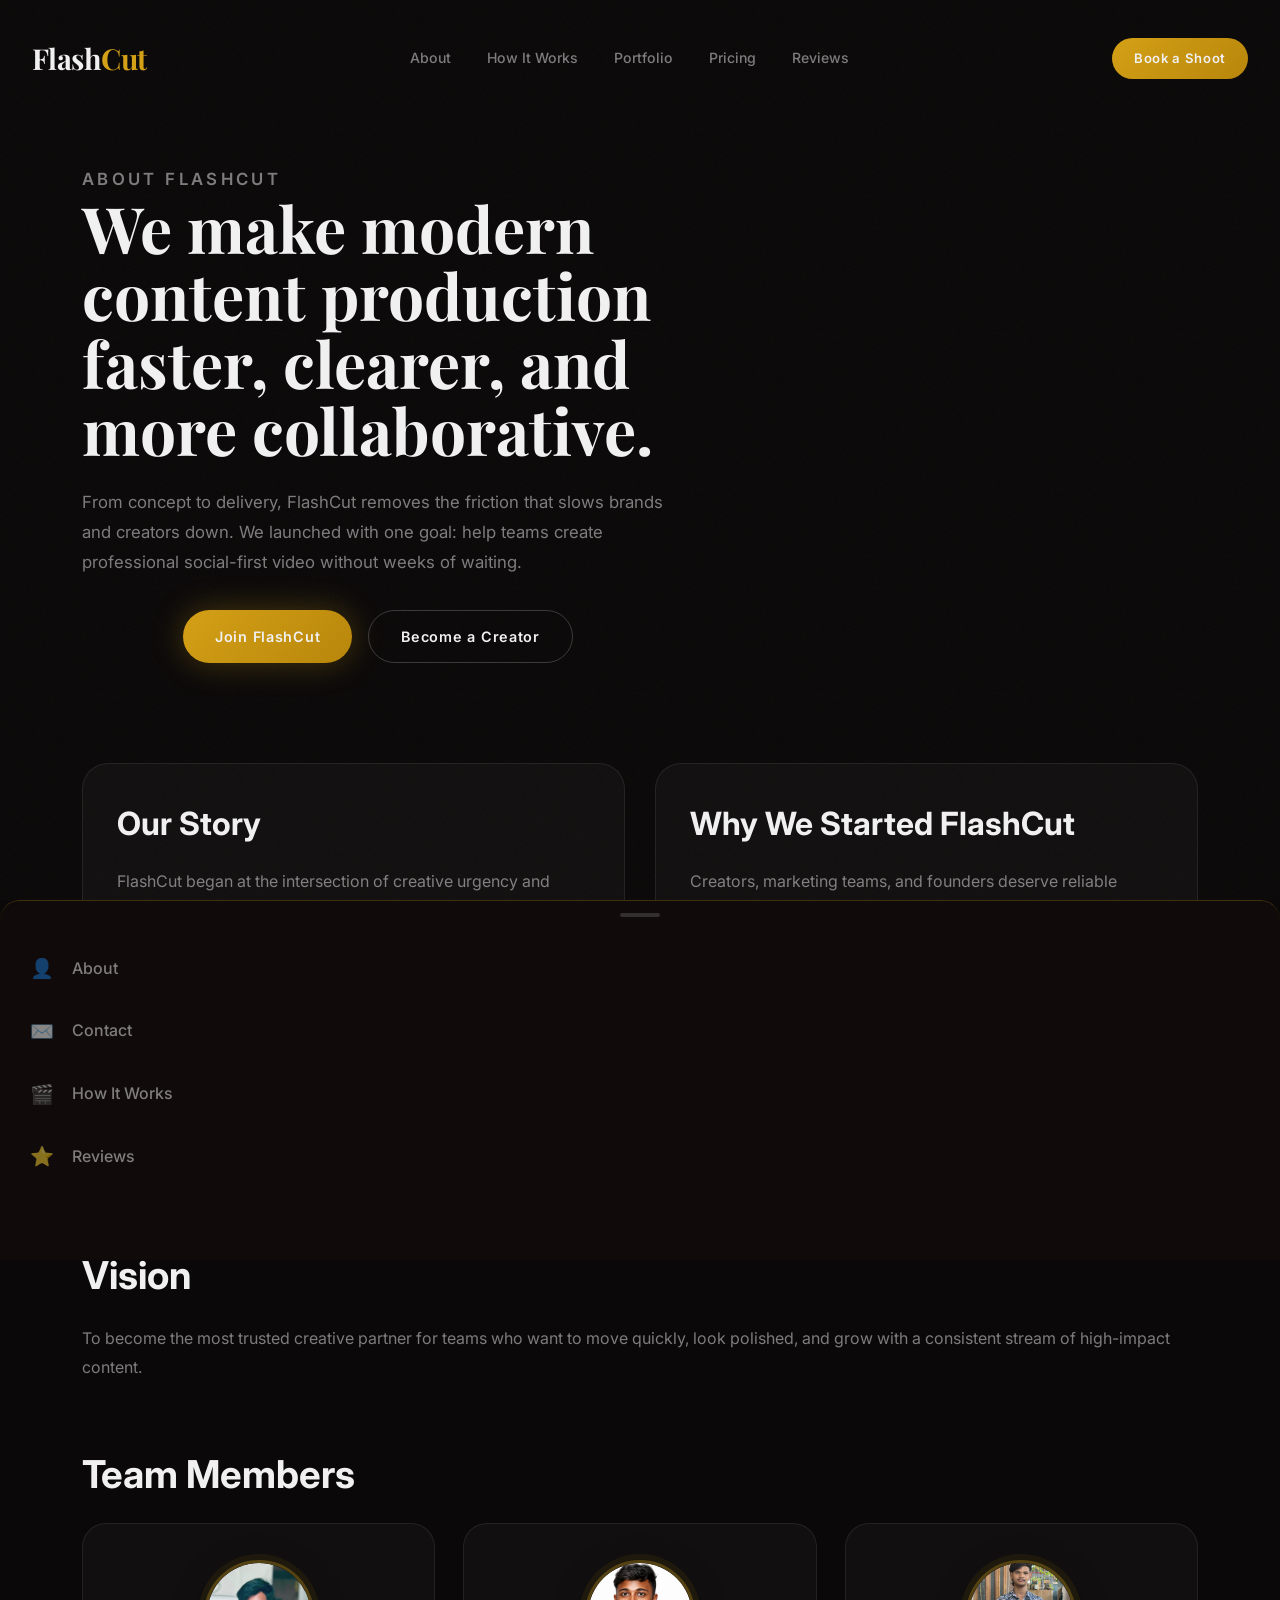
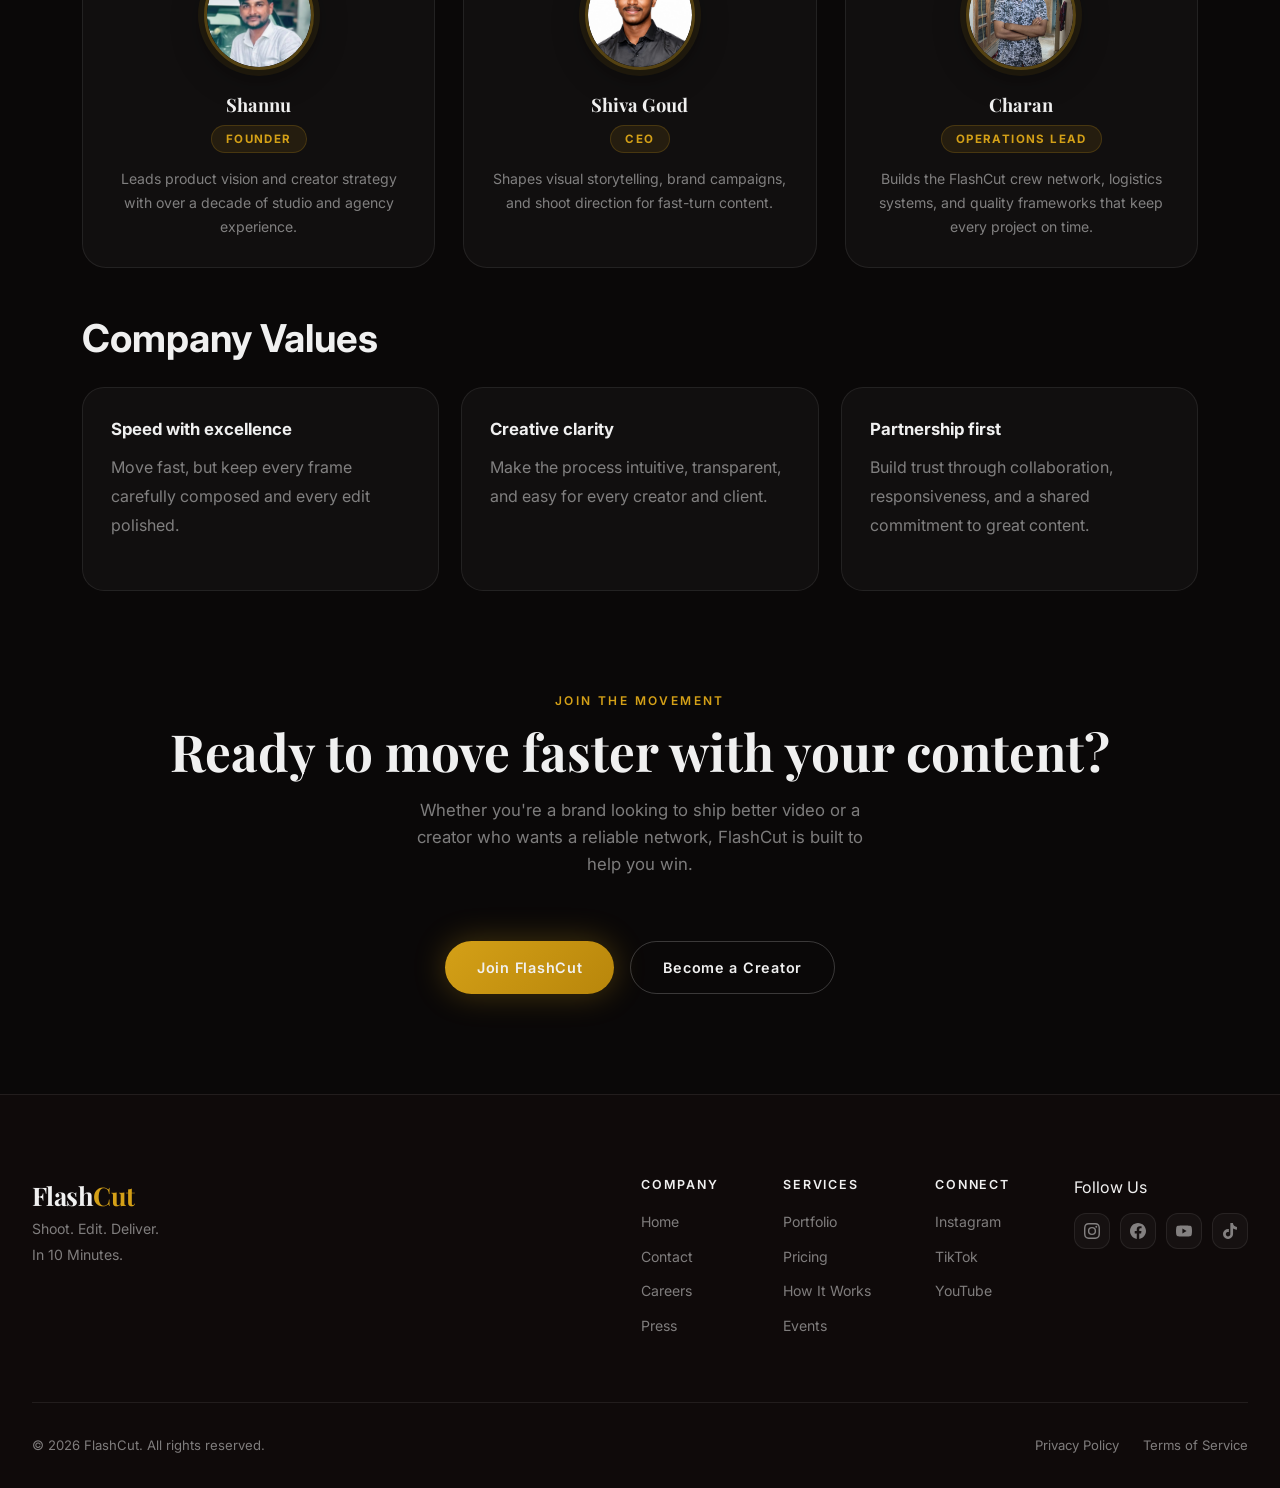
<file: flashcut original/about.html>
<!DOCTYPE html>
<html lang="en">
<head>
  <meta charset="UTF-8" />
  <meta name="viewport" content="width=device-width, initial-scale=1.0" />
  <title>About FlashCut — Story, Mission & Team</title>
  <link rel="icon" href="data:image/svg+xml,<svg xmlns='http://www.w3.org/2000/svg' viewBox='0 0 64 64'><text y='52' font-size='52'>⚡</text></svg>" />
  <meta name="description" content="Learn about FlashCut — our story, mission, creator network and the team behind the fastest content production studio." />
  <link rel="preconnect" href="https://fonts.googleapis.com" />
  <link rel="preconnect" href="https://fonts.gstatic.com" crossorigin />
  <link href="https://fonts.googleapis.com/css2?family=Inter:wght@300;400;500;600;700&family=Playfair+Display:wght@400;700&display=swap" rel="stylesheet" />
  <link rel="stylesheet" href="styles.css" />
  <style>
    body.about-page { background: var(--bg); }
    .about-hero {
      padding: 140px 32px 60px;
      max-width: 1180px;
      margin: 0 auto;
      display: grid;
      grid-template-columns: 1.1fr 0.9fr;
      gap: 40px;
      align-items: center;
    }
    .about-hero h1 {
      font-family: var(--font-display);
      font-size: clamp(2.8rem, 5vw, 4.4rem);
      line-height: 1.05;
      margin: 0;
      color: var(--text);
    }
    .about-hero p {
      max-width: 610px;
      margin: 24px 0 0;
      color: var(--text-muted);
      font-size: 1.05rem;
      line-height: 1.8;
    }
    .hero-ctas { display: flex; flex-wrap: wrap; gap: 16px; margin-top: 32px; }
    .about-stats { display: grid; grid-template-columns: repeat(3, minmax(0, 1fr)); gap: 18px; margin-top: 40px; }
    .about-stat { background: rgba(255,255,255,0.03); border: 1px solid rgba(255,255,255,0.08); border-radius: 20px; padding: 32px 24px; text-align: center; }
    .about-stat span { display: block; font-size: 2.25rem; font-weight: 700; color: var(--text); margin-bottom: 10px; }
    .about-stat p { color: var(--text-muted); font-size: 0.95rem; }
    .about-grid { max-width: 1180px; margin: 0 auto; padding: 40px 32px; display: grid; grid-template-columns: 1fr 1fr; gap: 30px; }
    .about-card { background: rgba(255,255,255,0.03); border: 1px solid rgba(255,255,255,0.08); border-radius: 26px; padding: 34px; }
    .about-card h2 { margin-bottom: 18px; font-size: clamp(1.6rem, 2.5vw, 2.2rem); }
    .about-card p { color: var(--text-muted); line-height: 1.8; }
    .content-block { max-width: 1180px; margin: 0 auto; padding: 0 32px 40px; }
    .content-block h2 { font-size: clamp(2rem, 3vw, 2.8rem); margin-bottom: 18px; }
    .content-block p { margin-bottom: 22px; color: var(--text-muted); line-height: 1.8; }
    .values-grid { display: grid; grid-template-columns: repeat(3, minmax(0, 1fr)); gap: 22px; }
    .value-card, .network-card { background: rgba(255,255,255,0.03); border: 1px solid rgba(255,255,255,0.08); border-radius: 22px; padding: 28px; }
    .value-card h3, .network-card h3 { margin-bottom: 10px; font-size: 1.05rem; }
    .network-card span { display: inline-block; margin-top: 12px; color: var(--text-muted); font-size: 0.9rem; }
    .network-pill { display: inline-flex; align-items: center; justify-content: center; padding: 12px 16px; border-radius: 999px; background: rgba(255,255,255,0.04); color: var(--text); font-size: 0.9rem; margin: 0 10px 10px 0; }
    .team-members { display: grid; grid-template-columns: repeat(3, minmax(0, 1fr)); gap: 28px; }
    .team-card {
      background: rgba(255,255,255,0.03);
      border: 1px solid rgba(255,255,255,0.08);
      border-radius: 24px;
      padding: 36px 24px 28px;
      text-align: center;
      transition: transform 0.3s ease, box-shadow 0.3s ease, border-color 0.3s ease;
    }
    .team-card:hover {
      transform: translateY(-6px);
      box-shadow: 0 20px 56px rgba(212,160,23,0.12);
      border-color: rgba(212,160,23,0.25);
    }
    /* Photo circle */
    .team-avatar {
      width: 110px;
      height: 110px;
      border-radius: 50%;
      margin: 0 auto 20px;
      position: relative;
      display: flex;
      align-items: center;
      justify-content: center;
      overflow: hidden;
      border: 3px solid rgba(212,160,23,0.35);
      box-shadow: 0 0 0 6px rgba(212,160,23,0.08), 0 8px 32px rgba(0,0,0,0.4);
    }
    .team-avatar img {
      width: 100%;
      height: 100%;
      object-fit: cover;
      border-radius: 50%;
    }
    /* Fallback initials when no photo */
    .team-avatar-initials {
      width: 100%;
      height: 100%;
      display: flex;
      align-items: center;
      justify-content: center;
      font-family: var(--font-display);
      font-size: 2rem;
      font-weight: 700;
      color: #fff;
      border-radius: 50%;
    }
    .team-card h3 {
      font-family: var(--font-display);
      font-size: 1.15rem;
      font-weight: 700;
      color: var(--text);
      margin-bottom: 5px;
    }
    .team-role {
      display: inline-block;
      font-size: 0.72rem;
      font-weight: 700;
      letter-spacing: 0.12em;
      text-transform: uppercase;
      color: var(--accent);
      margin-bottom: 14px;
      padding: 4px 14px;
      background: rgba(212,160,23,0.1);
      border: 1px solid rgba(212,160,23,0.2);
      border-radius: 50px;
    }
    .team-card p {
      color: var(--text-muted);
      font-size: 0.88rem;
      line-height: 1.7;
      margin: 0;
    }
    /* Social links on card */
    .team-socials {
      display: flex;
      justify-content: center;
      gap: 10px;
      margin-top: 18px;
    }
    .team-social-btn {
      width: 34px;
      height: 34px;
      border-radius: 10px;
      background: rgba(255,255,255,0.05);
      border: 1px solid rgba(255,255,255,0.08);
      display: flex;
      align-items: center;
      justify-content: center;
      text-decoration: none;
      transition: background 0.2s, border-color 0.2s, transform 0.2s;
    }
    .team-social-btn:hover {
      background: rgba(212,160,23,0.15);
      border-color: rgba(212,160,23,0.4);
      transform: translateY(-2px);
    }
    .team-social-btn svg {
      width: 15px;
      height: 15px;
      fill: rgba(240,240,240,0.6);
    }
    .team-social-btn:hover svg { fill: var(--accent); }
    .stat-highlight { display: grid; grid-template-columns: repeat(3, minmax(0, 1fr)); gap: 18px; margin: 40px 0; }
    .stat-highlight div { padding: 28px 22px; border-radius: 20px; background: rgba(255,255,255,0.03); border: 1px solid rgba(255,255,255,0.08); text-align: center; }
    .stat-highlight span { display: block; font-size: 2rem; font-weight: 700; color: var(--accent); margin-bottom: 10px; }
    .stat-highlight p { color: var(--text-muted); font-size: 0.95rem; }
    .about-cta { padding: 60px 32px 100px; }
    .about-cta .cta-buttons { display: flex; flex-wrap: wrap; gap: 18px; margin-top: 24px; }
    @media (max-width: 900px) {
      .about-hero { grid-template-columns: 1fr; padding: 100px 24px 40px; }
      .about-stats, .about-grid, .values-grid, .stat-highlight { grid-template-columns: 1fr; }
      .team-members { grid-template-columns: repeat(2, 1fr); }
    }
    @media (max-width: 560px) {
      .team-members { grid-template-columns: 1fr; }
    }
  </style>
</head>
<body class="about-page">
  <nav class="nav-desktop" id="navbar"></nav>
  <main>
    <section class="about-hero">
      <div>
        <p class="eyebrow">About FlashCut</p>
        <h1>We make modern content production faster, clearer, and more collaborative.</h1>
        <p>From concept to delivery, FlashCut removes the friction that slows brands and creators down. We launched with one goal: help teams create professional social-first video without weeks of waiting.</p>
        <div class="hero-ctas">
          <a href="booking.html" class="btn-primary">Join FlashCut</a>
          <a href="contact.html" class="btn-ghost">Become a Creator</a>
        </div>
      </div>
    </section>

    <section class="about-grid">
      <div class="about-card">
        <h2>Our Story</h2>
        <p>FlashCut began at the intersection of creative urgency and technical excellence. Our founders saw too many shoots delayed by logistics, edits stretched out over days, and momentum lost before campaigns launched. We built a new model around speed, clarity, and professional results that keep pace with social culture.</p>
      </div>
      <div class="about-card">
        <h2>Why We Started FlashCut</h2>
        <p>Creators, marketing teams, and founders deserve reliable content production that doesn’t require endless back-and-forth. We started FlashCut to streamline shoot planning, simplify creative collaboration, and deliver finished content fast — without sacrificing quality or creative control.</p>
      </div>
    </section>

    <section class="content-block">
      <h2>Mission</h2>
      <p>To empower every creator, brand, and storyteller with fast, premium video production that adapts to today’s speed-driven content economy.</p>
      <h2>Vision</h2>
      <p>To become the most trusted creative partner for teams who want to move quickly, look polished, and grow with a consistent stream of high-impact content.</p>
    </section>
    <section class="content-block">
      <h2>Team Members</h2>
      <div class="team-members">

        <!-- Shannu -->
        <div class="team-card">
          <div class="team-avatar">
            <img src="shannu.png" alt="Shannu" />
          </div>
          <h3>Shannu</h3>
          <span class="team-role">Founder</span>
          <p>Leads product vision and creator strategy with over a decade of studio and agency experience.</p>
        </div>

        <!-- Shiva Goud -->
        <div class="team-card">
          <div class="team-avatar">
            <img src="shiva.jpeg" alt="Shiva Goud" />
          </div>
          <h3>Shiva Goud</h3>
          <span class="team-role">CEO</span>
          <p>Shapes visual storytelling, brand campaigns, and shoot direction for fast-turn content.</p>
        </div>

        <!-- Charan -->
        <div class="team-card">
          <div class="team-avatar">
            <img src="charan2 flash.jpeg" alt="Charan" />
          </div>
          <h3>Charan</h3>
          <span class="team-role">Operations Lead</span>
          <p>Builds the FlashCut crew network, logistics systems, and quality frameworks that keep every project on time.</p>
        </div>

      </div>
    </section>

    <section class="content-block">
      <h2>Company Values</h2>
      <div class="values-grid">
        <div class="value-card">
          <h3>Speed with excellence</h3>
          <p>Move fast, but keep every frame carefully composed and every edit polished.</p>
        </div>
        <div class="value-card">
          <h3>Creative clarity</h3>
          <p>Make the process intuitive, transparent, and easy for every creator and client.</p>
        </div>
        <div class="value-card">
          <h3>Partnership first</h3>
          <p>Build trust through collaboration, responsiveness, and a shared commitment to great content.</p>
        </div>
      </div>
    </section>

    <section class="about-cta">
      <div class="section-header">
        <p class="eyebrow">Join the Movement</p>
        <h2>Ready to move faster with your content?</h2>
        <p class="section-sub">Whether you're a brand looking to ship better video or a creator who wants a reliable network, FlashCut is built to help you win.</p>
      </div>
      <div class="hero-ctas">
        <a href="booking.html" class="btn-primary">Join FlashCut</a>
        <a href="contact.html" class="btn-ghost">Become a Creator</a>
      </div>
    </section>
  </main>

  <footer class="footer">
    <div class="footer-inner">
      <div class="footer-brand">
        <a href="index.html" class="logo">Flash<span>Cut</span></a>
        <p>Shoot. Edit. Deliver.<br />In 10 Minutes.</p>
      </div>
      <div class="footer-links">
        <div class="footer-col">
          <h5>Company</h5>
          <a href="index.html">Home</a>
          <a href="contact.html">Contact</a>
          <a href="#">Careers</a>
          <a href="#">Press</a>
        </div>
        <div class="footer-col">
          <h5>Services</h5>          <a href="portfolio.html">Portfolio</a>          <a href="pricing.html">Pricing</a>
          <a href="how-it-works.html">How It Works</a>
          <a href="#">Events</a>
        </div>
        <div class="footer-col">
          <h5>Connect</h5>
          <a href="#">Instagram</a>
          <a href="#">TikTok</a>
          <a href="#">YouTube</a>
        </div>
        <div class="footer-col">
          <div class="social-label">Follow Us</div>
          <div class="social-row">
            <a href="https://www.instagram.com/_flash.cut.studio_?igsh=bDd1OG16b3BtMDg1" class="social-btn instagram" target="_blank" rel="noopener" aria-label="Instagram">
              <svg viewBox="0 0 24 24"><path d="M12 2.163c3.204 0 3.584.012 4.85.07 3.252.148 4.771 1.691 4.919 4.919.058 1.265.069 1.645.069 4.849 0 3.205-.012 3.584-.069 4.849-.149 3.225-1.664 4.771-4.919 4.919-1.266.058-1.644.07-4.85.07-3.204 0-3.584-.012-4.849-.07-3.26-.149-4.771-1.699-4.919-4.92-.058-1.265-.07-1.644-.07-4.849 0-3.204.013-3.583.07-4.849.149-3.227 1.664-4.771 4.919-4.919 1.266-.057 1.645-.069 4.849-.069zM12 0C8.741 0 8.333.014 7.053.072 2.695.272.273 2.69.073 7.052.014 8.333 0 8.741 0 12c0 3.259.014 3.668.072 4.948.2 4.358 2.618 6.78 6.98 6.98C8.333 23.986 8.741 24 12 24c3.259 0 3.668-.014 4.948-.072 4.354-.2 6.782-2.618 6.979-6.98.059-1.28.073-1.689.073-4.948 0-3.259-.014-3.667-.072-4.947-.196-4.354-2.617-6.78-6.979-6.98C15.668.014 15.259 0 12 0zm0 5.838a6.162 6.162 0 100 12.324 6.162 6.162 0 000-12.324zM12 16a4 4 0 110-8 4 4 0 010 8zm6.406-11.845a1.44 1.44 0 100 2.881 1.44 1.44 0 000-2.881z"/></svg>
            </a>
            <a href="#" class="social-btn facebook" aria-label="Facebook">
              <svg viewBox="0 0 24 24"><path d="M24 12.073C24 5.404 18.627 0 12 0S0 5.404 0 12.073C0 18.1 4.388 23.094 10.125 24v-8.437H7.078v-3.49h3.047V9.41c0-3.025 1.792-4.697 4.533-4.697 1.312 0 2.686.236 2.686.236v2.971h-1.513c-1.491 0-1.956.931-1.956 1.886v2.267h3.328l-.532 3.49h-2.796V24C19.612 23.094 24 18.1 24 12.073z"/></svg>
            </a>
            <a href="#" class="social-btn youtube" aria-label="YouTube">
              <svg viewBox="0 0 24 24"><path d="M23.495 6.205a3.007 3.007 0 00-2.088-2.088c-1.87-.501-9.396-.501-9.396-.501s-7.507-.01-9.396.501A3.007 3.007 0 00.527 6.205a31.247 31.247 0 00-.522 5.805 31.247 31.247 0 00.522 5.783 3.007 3.007 0 002.088 2.088c1.868.502 9.396.502 9.396.502s7.506 0 9.396-.502a3.007 3.007 0 002.088-2.088 31.247 31.247 0 00.5-5.783 31.247 31.247 0 00-.5-5.805zM9.609 15.601V8.408l6.264 3.602z"/></svg>
            </a>
            <a href="#" class="social-btn tiktok" aria-label="TikTok">
              <svg viewBox="0 0 24 24"><path d="M12.525.02c1.31-.02 2.61-.01 3.91-.02.08 1.53.63 3.09 1.75 4.17 1.12 1.11 2.7 1.62 4.24 1.79v4.03c-1.44-.05-2.89-.35-4.2-.97-.57-.26-1.1-.59-1.62-.93-.01 2.92.01 5.84-.02 8.75-.08 1.4-.54 2.79-1.35 3.94-1.31 1.92-3.58 3.17-5.91 3.21-1.43.08-2.86-.31-4.08-1.03-2.02-1.19-3.44-3.37-3.65-5.71-.02-.5-.03-1-.01-1.49.18-1.9 1.12-3.72 2.58-4.96 1.66-1.44 3.98-2.13 6.15-1.72.02 1.48-.04 2.96-.04 4.44-.99-.32-2.15-.23-3.02.37-.63.41-1.11 1.04-1.36 1.75-.21.51-.15 1.07-.14 1.61.24 1.64 1.82 3.02 3.5 2.87 1.12-.01 2.19-.66 2.77-1.61.19-.33.4-.67.41-1.06.1-1.79.06-3.57.07-5.36.01-4.03-.01-8.05.02-12.07z"/></svg>
            </a>
          </div>
        </div>
      </div>
    </div>
    <div class="footer-bottom">
      <p>&copy; 2026 FlashCut. All rights reserved.</p>
      <div class="footer-legal">
        <a href="#">Privacy Policy</a>
        <a href="#">Terms of Service</a>
      </div>
    </div>
  </footer>

  <nav class="nav-mobile"></nav>
  <script src="nav.js"></script>
</body>
</html>
</file>
<file: flashcut original/styles.css>
/* ─────────────────────────────────────────
   RESET & BASE
───────────────────────────────────────── */
*, *::before, *::after { box-sizing: border-box; margin: 0; padding: 0; }

:root {
  --bg: #0a0808;
  --bg2: #0f0a0a;
  --surface: rgba(255,255,255,0.04);
  --border: rgba(255,255,255,0.08);
  --accent: #d4a017;
  --accent2: #b8860b;
  --text: #f0f0f0;
  --text-muted: rgba(240,240,240,0.5);
  --radius: 16px;
  --radius-lg: 24px;
  --transition: 0.3s cubic-bezier(0.4, 0, 0.2, 1);
  --font-body: 'Inter', sans-serif;
  --font-display: 'Playfair Display', serif;
  --nav-h: 116px;
  --mobile-nav-h: 64px;
}

html { scroll-behavior: smooth; }

body {
  background: var(--bg);
  color: var(--text);
  font-family: var(--font-body);
  line-height: 1.6;
  overflow-x: hidden;
}

/* Global bg atmosphere — canvas handles this now */
body::before { display: none; }

#bg-canvas {
  position: fixed;
  inset: 0;
  width: 100%;
  height: 100%;
  z-index: 0;
  pointer-events: none;
}

/* Noise grain overlay */
body::after {
  content: '';
  position: fixed;
  inset: 0;
  z-index: 0;
  pointer-events: none;
  opacity: 0.035;
  background-image: url("data:image/svg+xml,%3Csvg viewBox='0 0 256 256' xmlns='http://www.w3.org/2000/svg'%3E%3Cfilter id='noise'%3E%3CfeTurbulence type='fractalNoise' baseFrequency='0.9' numOctaves='4' stitchTiles='stitch'/%3E%3C/filter%3E%3Crect width='100%25' height='100%25' filter='url(%23noise)'/%3E%3C/svg%3E");
  background-size: 180px 180px;
}

/* All sections sit above the bg layers */
nav, section, footer { position: relative; z-index: 1; }

/* Scrollbar */
::-webkit-scrollbar { width: 6px; }
::-webkit-scrollbar-track { background: var(--bg); }
::-webkit-scrollbar-thumb { background: rgba(212,160,23,0.4); border-radius: 3px; }
::-webkit-scrollbar-thumb:hover { background: rgba(212,160,23,0.7); }

/* ─────────────────────────────────────────
   GLASS UTILITY
───────────────────────────────────────── */
.glass {
  background: rgba(212,160,23,0.04);
  backdrop-filter: blur(20px) saturate(160%);
  -webkit-backdrop-filter: blur(20px) saturate(160%);
  border: 1px solid rgba(212,160,23,0.12);
}

/* ─────────────────────────────────────────
   TYPOGRAPHY UTILITIES
───────────────────────────────────────── */
.eyebrow {
  font-size: 0.75rem;
  font-weight: 600;
  letter-spacing: 0.2em;
  text-transform: uppercase;
  color: var(--accent);
  margin-bottom: 12px;
}

.section-header {
  text-align: center;
  margin-bottom: 64px;
}

.section-header h2 {
  font-family: var(--font-display);
  font-size: clamp(2rem, 4vw, 3.5rem);
  font-weight: 700;
  line-height: 1.15;
  margin-bottom: 16px;
}

.section-sub {
  color: var(--text-muted);
  font-size: 1.05rem;
  max-width: 480px;
  margin: 0 auto;
}

/* ─────────────────────────────────────────
   BUTTONS
───────────────────────────────────────── */
.btn-primary, .btn-ghost, .btn-nav {
  display: inline-flex;
  align-items: center;
  justify-content: center;
  padding: 14px 32px;
  border-radius: 50px;
  font-size: 0.9rem;
  font-weight: 600;
  letter-spacing: 0.05em;
  cursor: pointer;
  transition: var(--transition);
  text-decoration: none;
  white-space: nowrap;
}

.cta-btn {
  display: inline-flex;
  align-items: center;
  gap: 10px;
  padding: 18px 48px;
  background: var(--accent);
  color: #fff;
  border-radius: 8px;
  font-size: 1rem;
  font-weight: 700;
  text-decoration: none;
  text-transform: uppercase;
  letter-spacing: 0.8px;
  box-shadow: 0 6px 32px rgba(212,160,23,0.3);
  transition: all .2s;
}

.cta-btn:hover {
  background: var(--accent2);
  transform: translateY(-3px);
  box-shadow: 0 12px 48px rgba(212,160,23,0.45);
}

.c-cta-section {
  text-align: center;
  padding: 100px 20px;
  position: relative;
  overflow: hidden;
  z-index: 1;
}

.c-cta-section::before {
  content: '';
  position: absolute;
  bottom: -100px;
  left: 50%;
  transform: translateX(-50%);
  width: 700px;
  height: 500px;
  background: radial-gradient(circle, rgba(212,160,23,0.14) 0%, transparent 65%);
  pointer-events: none;
}

.c-cta-section h2 {
  font-family: var(--font-display);
  font-size: clamp(1.8rem, 4vw, 2.8rem);
  font-weight: 800;
  color: var(--text);
  letter-spacing: -0.5px;
}

.c-cta-section h2 span {
  color: var(--accent);
}

.c-cta-section p {
  color: var(--text-muted);
  margin: 14px 0 40px;
  font-size: 1.05rem;
}

.wa-float {
  position: fixed;
  bottom: calc(var(--mobile-nav-h) + 16px);
  right: 20px;
  width: 52px;
  height: 52px;
  background: #1a1a1a;
  border: 2px solid #25d366;
  border-radius: 50%;
  display: flex;
  align-items: center;
  justify-content: center;
  text-decoration: none;
  animation: wa-pulse 2.2s ease-out infinite, wa-bounce 3s ease-in-out infinite;
  z-index: 998;
  transition: background .2s;
}

.wa-float:hover {
  background: #25d366;
  animation: none;
  transform: scale(1.1);
}

.wa-float:hover svg {
  fill: #fff;
}

.wa-float svg {
  width: 26px;
  height: 26px;
  fill: #25d366;
  transition: fill .2s;
}

@keyframes wa-pulse {
  0% { box-shadow: 0 0 0 0 rgba(37,211,102,.55); }
  70% { box-shadow: 0 0 0 14px rgba(37,211,102,0); }
  100% { box-shadow: 0 0 0 0 rgba(37,211,102,0); }
}

@keyframes wa-bounce {
  0%,100% { transform: translateY(0); }
  30% { transform: translateY(-6px); }
  60% { transform: translateY(-3px); }
}

@media (min-width: 769px) {
  .wa-float { bottom: 28px; right: 28px; }
}

.btn-primary {
  background: linear-gradient(135deg, var(--accent), var(--accent2));
  color: #f0f0f0;
  box-shadow: 0 0 32px rgba(212,160,23,0.3);
}

.btn-primary:hover {
  transform: translateY(-2px);
  box-shadow: 0 0 48px rgba(212,160,23,0.5);
}

.btn-ghost {
  background: transparent;
  color: var(--text);
  border: 1px solid rgba(255,255,255,0.2);
}

.btn-ghost:hover {
  background: rgba(255,255,255,0.06);
  border-color: rgba(255,255,255,0.35);
  transform: translateY(-2px);
}

.btn-nav {
  padding: 10px 22px;
  background: linear-gradient(135deg, var(--accent), var(--accent2));
  color: #f0f0f0;
  font-size: 0.82rem;
}

.booking-modal {
  position: fixed;
  inset: 0;
  display: flex;
  align-items: center;
  justify-content: center;
  padding: 1.5rem;
  background: rgba(0,0,0,0.55);
  opacity: 0;
  pointer-events: none;
  transition: opacity var(--transition);
  z-index: 1500;
}

.booking-modal.open {
  opacity: 1;
  pointer-events: auto;
}

.booking-modal-backdrop {
  position: absolute;
  inset: 0;
  background: rgba(0,0,0,0.75);
  backdrop-filter: blur(5px);
}

.booking-modal-content {
  position: relative;
  width: min(100%, 760px);
  max-height: calc(100vh - 3rem);
  overflow-y: auto;
  padding: 2rem;
  border-radius: 28px;
  border: 1px solid rgba(255,255,255,0.08);
  box-shadow: 0 30px 90px rgba(0,0,0,0.45);
  background: rgba(10,8,8,0.95);
}

.booking-modal-close {
  position: absolute;
  top: 18px;
  right: 18px;
  width: 44px;
  height: 44px;
  border: none;
  border-radius: 50%;
  background: rgba(255,255,255,0.08);
  color: #fff;
  cursor: pointer;
  font-size: 1.4rem;
  line-height: 1;
  transition: var(--transition);
}

.booking-modal-close:hover {
  transform: translateY(-1px);
  background: rgba(255,255,255,0.15);
}

.booking-modal-header h2 {
  margin: 0.5rem 0 0.75rem;
  font-size: clamp(1.6rem, 2.2vw, 2.4rem);
  line-height: 1.08;
}

.booking-grid {
  display: grid;
  grid-template-columns: repeat(2, minmax(0, 1fr));
  gap: 1rem;
  margin-bottom: 1.25rem;
}

.form-group {
  display: flex;
  flex-direction: column;
}

.form-group-full {
  grid-column: span 2;
}

.form-label {
  display: block;
  margin-bottom: 0.6rem;
  font-size: 0.82rem;
  font-weight: 700;
  color: var(--text-muted);
  letter-spacing: 0.08em;
  text-transform: uppercase;
}

.form-input,
.form-select,
.form-textarea {
  width: 100%;
  min-height: 44px;
  padding: 14px 16px;
  border-radius: 16px;
  background: rgba(255,255,255,0.04);
  border: 1px solid rgba(255,255,255,0.08);
  color: var(--text);
  font-size: 0.95rem;
  transition: border-color var(--transition), box-shadow var(--transition);
}

.form-input:focus,
.form-select:focus,
.form-textarea:focus {
  outline: none;
  border-color: var(--accent);
  box-shadow: 0 0 0 4px rgba(212,160,23,0.14);
}

.form-textarea {
  min-height: 140px;
  resize: vertical;
}

.booking-note {
  margin-top: 1rem;
  color: var(--text-muted);
  font-size: 0.94rem;
}

.booking-success {
  margin-top: 1rem;
  padding: 1rem 1.2rem;
  border-radius: 18px;
  background: rgba(255,255,255,0.05);
  border: 1px solid rgba(212,160,23,0.2);
  color: #fff;
  text-align: center;
}

@media (max-width: 720px) {
  .booking-grid,
  .form-group-full {
    grid-column: auto;
  }
}

.btn-nav:hover { transform: translateY(-1px); }

.full { width: 100%; }

/* ─────────────────────────────────────────
   DESKTOP NAV
───────────────────────────────────────── */
.nav-desktop {
  position: fixed;
  top: 0;
  left: 0;
  right: 0;
  z-index: 1000;
  height: var(--nav-h);
  transition: var(--transition);
}

.nav-desktop.scrolled {
  background: rgba(10,8,8,0.85);
  backdrop-filter: blur(24px) saturate(180%);
  -webkit-backdrop-filter: blur(24px) saturate(180%);
  border-bottom: 1px solid var(--border);
}

.nav-inner {
  max-width: 1280px;
  margin: 0 auto;
  padding: 0 32px;
  height: 100%;
  display: flex;
  align-items: center;
  justify-content: space-between;
  gap: 32px;
}

.logo {
  font-family: var(--font-display);
  font-size: 1.8rem;
  font-weight: 700;
  color: var(--text);
  text-decoration: none;
  letter-spacing: -0.02em;
  transition: opacity 0.3s ease;
}

.logo:hover {
  opacity: 0.8;
}

.logo span { 
  color: var(--accent); 
}

@media (max-width: 768px) {
  .logo { 
    font-size: 1.5rem;
  }
}

.nav-links {
  display: flex;
  list-style: none;
  gap: 36px;
}

.nav-links a {
  color: var(--text-muted);
  text-decoration: none;
  font-size: 0.88rem;
  font-weight: 500;
  transition: color var(--transition);
}

.nav-links a:hover { color: var(--text); }

/* ─────────────────────────────────────────
   FLOATING STICKERS
───────────────────────────────────────── */
.stickers {
  position: absolute;
  inset: 0;
  z-index: 1;
  pointer-events: none;
}

.sticker {
  position: absolute;
  color: rgba(200, 0, 25, 0.45);
  filter: drop-shadow(0 0 8px rgba(200,0,25,0.3));
}

.sticker svg { display: block; }

/* Individual positions & sizes — left side */
.s1  { width: 52px; top: 18%;  left: 4%;   animation: float1 6s   ease-in-out infinite; }
.s2  { width: 44px; top: 42%;  left: 7%;   animation: float2 7s   ease-in-out infinite; }
.s3  { width: 38px; top: 65%;  left: 3%;   animation: float3 5.5s ease-in-out infinite; }
.s4  { width: 32px; top: 28%;  left: 11%;  animation: float1 8s   ease-in-out infinite reverse; }
.s9  { width: 36px; top: 8%;   left: 8%;   animation: float2 6s   ease-in-out infinite reverse; }
.s10 { width: 42px; top: 55%;  left: 13%;  animation: float3 7s   ease-in-out infinite; }
.s11 { width: 34px; top: 80%;  left: 6%;   animation: float1 9s   ease-in-out infinite; }

/* Right side */
.s5  { width: 48px; top: 20%;  right: 5%;  animation: float2 6.5s ease-in-out infinite; }
.s6  { width: 40px; top: 50%;  right: 3%;  animation: float3 7.5s ease-in-out infinite reverse; }
.s7  { width: 46px; top: 70%;  right: 7%;  animation: float1 5s   ease-in-out infinite; }
.s8  { width: 28px; top: 35%;  right: 12%; animation: float2 9s   ease-in-out infinite reverse; }
.s12 { width: 42px; top: 8%;   right: 8%;  animation: float3 6s   ease-in-out infinite; }
.s13 { width: 50px; top: 58%;  right: 13%; animation: float1 8s   ease-in-out infinite reverse; }
.s14 { width: 38px; top: 82%;  right: 5%;  animation: float2 7s   ease-in-out infinite; }
.s15 { width: 30px; top: 44%;  right: 17%; animation: float3 5s   ease-in-out infinite reverse; }
.s16 { width: 34px; top: 14%;  right: 18%; animation: float1 10s  ease-in-out infinite; }

/* Fill-in stickers */
.s17 { width: 50px; top: 5%;   left: 20%;  animation: float2 7s   ease-in-out infinite; }
.s18 { width: 32px; top: 74%;  left: 17%;  animation: float3 6s   ease-in-out infinite reverse; }
.s19 { width: 38px; top: 90%;  left: 10%;  animation: float1 8s   ease-in-out infinite; }
.s20 { width: 40px; top: 48%;  left: 19%;  animation: float2 5.5s ease-in-out infinite reverse; }
.s21 { width: 30px; top: 5%;   right: 22%; animation: float3 9s   ease-in-out infinite; }
.s22 { width: 44px; top: 90%;  right: 14%; animation: float1 6.5s ease-in-out infinite reverse; }
.s23 { width: 36px; top: 62%;  right: 20%; animation: float2 8s   ease-in-out infinite; }
.s24 { width: 30px; top: 32%;  left: 19%;  animation: float3 7.5s ease-in-out infinite; }
.s25 { width: 46px; top: 5%;   left: 46%;  transform: translateX(-50%); animation: float1 11s  ease-in-out infinite reverse; }
.s26 { width: 32px; top: 76%;  right: 20%; animation: float2 6s   ease-in-out infinite reverse; }

@keyframes float1 {
  0%, 100% { transform: translateY(0px)   rotate(-4deg); }
  50%       { transform: translateY(-18px) rotate(4deg);  }
}
@keyframes float2 {
  0%, 100% { transform: translateY(0px)   rotate(6deg);  }
  50%       { transform: translateY(-22px) rotate(-6deg); }
}
@keyframes float3 {
  0%, 100% { transform: translateY(0px)   rotate(0deg);  }
  33%       { transform: translateY(-14px) rotate(5deg);  }
  66%       { transform: translateY(-8px)  rotate(-4deg); }
}

/* Hide stickers on small screens so they don't crowd */
@media (max-width: 768px) {
  .s1, .s2, .s4, .s7, .s8, .s9, .s10, .s11, .s12, .s13, .s15, .s16,
  .s17, .s18, .s19, .s20, .s21, .s22, .s23, .s24, .s25, .s26 { display: none; }
  .s3 { left: 1%; width: 30px; }
  .s5 { right: 1%; width: 32px; }
  .s6 { right: 2%; width: 28px; }
  .s14 { right: 3%; width: 26px; }
}

/* ─────────────────────────────────────────
   HERO
───────────────────────────────────────── */
.hero {
  position: relative;
  height: 100vh;
  min-height: 700px;
  display: flex;
  align-items: center;
  justify-content: center;
  overflow: hidden;
  background: var(--bg);
}

.hero::before {
  content: '';
  position: absolute;
  inset: 0;
  background:
    radial-gradient(ellipse 50% 40% at 50% 50%, rgba(212,160,23,0.08) 0%, transparent 65%);
  pointer-events: none;
  animation: heroGlow 6s ease-in-out infinite alternate;
}

@keyframes heroGlow {
  from { opacity: 0.7; }
  to   { opacity: 1; }
}

.hero-content {
  position: relative;
  z-index: 2;
  text-align: center;
  padding: 0 24px;
  max-width: 800px;
  animation: fadeUp 1s ease both;
}

.hero-eyebrow {
  font-size: 0.72rem;
  font-weight: 600;
  letter-spacing: 0.25em;
  text-transform: uppercase;
  color: var(--accent);
  margin-bottom: 24px;
}

.hero-title {
  font-family: var(--font-display);
  font-size: clamp(3.5rem, 8vw, 7rem);
  font-weight: 700;
  line-height: 1.05;
  margin-bottom: 8px;
  min-height: 2.2em;
}

.hero-title .cursor {
  display: inline-block;
  color: var(--accent);
  animation: blink 0.75s step-end infinite;
  font-weight: 300;
  margin-left: 2px;
}

@keyframes blink {
  0%, 100% { opacity: 1; }
  50%       { opacity: 0; }
}

.hero-title span { color: var(--accent); }

.hero-tagline {
  font-family: var(--font-display);
  font-size: clamp(1.6rem, 3.5vw, 2.8rem);
  font-weight: 400;
  color: var(--text-muted);
  margin-bottom: 24px;
  font-style: italic;
}

.hero-sub {
  color: var(--text-muted);
  font-size: 1.05rem;
  max-width: 520px;
  margin: 0 auto 40px;
}

.hero-ctas {
  display: flex;
  gap: 16px;
  justify-content: center;
  flex-wrap: wrap;
}

.hero-scroll-hint {
  position: absolute;
  bottom: 40px;
  left: 50%;
  transform: translateX(-50%);
  z-index: 2;
}

.hero-scroll-hint span {
  display: block;
  width: 2px;
  height: 48px;
  background: linear-gradient(to bottom, var(--accent), transparent);
  margin: 0 auto;
  animation: scrollPulse 2s ease infinite;
}

/* ─────────────────────────────────────────
   STATS
───────────────────────────────────────── */
.stats {
  padding: 80px 32px;
  max-width: 1280px;
  margin: 0 auto;
}

.stats-grid {
  display: grid;
  grid-template-columns: repeat(3, 1fr);
  gap: 24px;
}

.stat-card {
  border-radius: var(--radius-lg);
  padding: 48px 32px;
  text-align: center;
  transition: transform var(--transition);
}

.stat-card:hover { transform: translateY(-6px); }

.stat-number {
  font-family: var(--font-display);
  font-size: clamp(2.5rem, 5vw, 4rem);
  font-weight: 700;
  color: #ffffff;
  line-height: 1;
}

.stat-suffix {
  font-family: var(--font-display);
  font-size: clamp(1.5rem, 3vw, 2.5rem);
  font-weight: 700;
  color: #ffffff;
}

.stat-label {
  margin-top: 12px;
  color: #ffffff;
  font-size: 0.9rem;
  font-weight: 500;
  letter-spacing: 0.05em;
}

/* ─────────────────────────────────────────
   HOW IT WORKS
───────────────────────────────────────── */
.how-it-works {
  padding: 120px 32px;
  max-width: 1280px;
  margin: 0 auto;
}

.steps {
  display: flex;
  align-items: stretch;
  gap: 0;
}

.step {
  flex: 1;
  border-radius: var(--radius-lg);
  padding: 48px 32px;
  text-align: center;
  position: relative;
  transition: transform var(--transition), box-shadow var(--transition);
}

.step:hover {
  transform: translateY(-8px);
  box-shadow: 0 24px 64px rgba(212,160,23,0.12);
}

.step-num {
  font-size: 0.7rem;
  font-weight: 700;
  letter-spacing: 0.2em;
  color: var(--accent);
  margin-bottom: 16px;
}

.step-icon {
  font-size: 2.5rem;
  margin-bottom: 20px;
}

.step h3 {
  font-family: var(--font-display);
  font-size: 1.6rem;
  margin-bottom: 12px;
}

.step p {
  color: var(--text-muted);
  font-size: 0.9rem;
  line-height: 1.7;
}

.step-connector {
  width: 40px;
  flex-shrink: 0;
  display: flex;
  align-items: center;
  justify-content: center;
  position: relative;
}

.step-connector::after {
  content: '';
  display: block;
  width: 24px;
  height: 2px;
  background: linear-gradient(90deg, var(--accent), transparent);
}

/* ─────────────────────────────────────────
   PORTFOLIO
───────────────────────────────────────── */
.portfolio {
  padding: 120px 32px;
  max-width: 1280px;
  margin: 0 auto;
}

.portfolio-grid {
  display: grid;
  grid-template-columns: repeat(3, 1fr);
  grid-template-rows: auto auto;
  gap: 16px;
}

.portfolio-item.large {
  grid-column: span 2;
  grid-row: span 2;
}

.portfolio-thumb {
  width: 100%;
  height: 100%;
  min-height: 220px;
  border-radius: var(--radius-lg);
  position: relative;
  overflow: hidden;
  cursor: pointer;
}

.portfolio-item.large .portfolio-thumb { min-height: 460px; }

.portfolio-thumb::before {
  content: '';
  position: absolute;
  inset: 0;
  background: rgba(0,0,0,0.3);
  transition: var(--transition);
  z-index: 1;
}

.portfolio-thumb:hover::before { background: rgba(0,0,0,0.1); }

.portfolio-thumb:hover .portfolio-overlay { opacity: 1; transform: translateY(0); }

.portfolio-overlay {
  position: absolute;
  bottom: 0;
  left: 0;
  right: 0;
  padding: 24px;
  border-radius: 0 0 var(--radius-lg) var(--radius-lg);
  z-index: 2;
  opacity: 0;
  transform: translateY(12px);
  transition: var(--transition);
}

.portfolio-tag {
  display: inline-block;
  font-size: 0.7rem;
  font-weight: 600;
  letter-spacing: 0.15em;
  text-transform: uppercase;
  color: var(--accent);
  margin-bottom: 6px;
}

.portfolio-overlay h4 {
  font-family: var(--font-display);
  font-size: 1.1rem;
}

/* ─────────────────────────────────────────
   PRICING
───────────────────────────────────────── */
.pricing {
  padding: 120px 32px;
  background: linear-gradient(180deg, transparent, rgba(212,160,23,0.03), transparent);
}

.pricing-grid {
  max-width: 1100px;
  margin: 0 auto;
  display: grid;
  grid-template-columns: repeat(3, 1fr);
  gap: 24px;
  align-items: start;
}

.pricing-card {
  border-radius: var(--radius-lg);
  padding: 48px 36px;
  position: relative;
  transition: transform var(--transition), box-shadow var(--transition);
}

.pricing-card:hover { transform: translateY(-8px); }

.pricing-card.featured {
  border-color: rgba(212,160,23,0.35);
  background: rgba(212,160,23,0.06);
  box-shadow: 0 0 64px rgba(212,160,23,0.12);
  transform: scale(1.04);
}

.pricing-card.featured:hover { transform: scale(1.04) translateY(-8px); }

.plan-badge {
  position: absolute;
  top: -14px;
  left: 50%;
  transform: translateX(-50%);
  background: linear-gradient(135deg, var(--accent), var(--accent2));
  color: #f0f0f0;
  font-size: 0.72rem;
  font-weight: 700;
  letter-spacing: 0.1em;
  text-transform: uppercase;
  padding: 6px 20px;
  border-radius: 50px;
  white-space: nowrap;
}

.plan-name {
  font-size: 0.8rem;
  font-weight: 600;
  letter-spacing: 0.15em;
  text-transform: uppercase;
  color: var(--text-muted);
  margin-bottom: 16px;
}

.plan-price {
  font-family: var(--font-display);
  font-size: 3.5rem;
  font-weight: 700;
  line-height: 1;
  margin-bottom: 4px;
  color: var(--text);
}

.currency {
  font-size: 1.5rem;
  vertical-align: top;
  margin-top: 10px;
  display: inline-block;
  color: var(--accent);
}

.plan-cycle {
  font-size: 0.82rem;
  color: var(--text-muted);
  margin-bottom: 32px;
}

.plan-features {
  list-style: none;
  margin-bottom: 36px;
}

.plan-features li {
  padding: 10px 0;
  font-size: 0.9rem;
  color: var(--text-muted);
  border-bottom: 1px solid var(--border);
  display: flex;
  align-items: center;
  gap: 10px;
}

.plan-features li::before {
  content: '✓';
  color: var(--accent);
  font-weight: 700;
  flex-shrink: 0;
}

/* ─────────────────────────────────────────
   TESTIMONIALS
───────────────────────────────────────── */
.testimonials {
  padding: 120px 32px;
  max-width: 1280px;
  margin: 0 auto;
}

.testimonial-track {
  display: grid;
  grid-template-columns: repeat(3, 1fr);
  gap: 24px;
}

.testimonial-card {
  border-radius: var(--radius-lg);
  padding: 40px;
  transition: transform var(--transition);
}

.testimonial-card:hover { transform: translateY(-6px); }

.stars {
  color: var(--accent);
  font-size: 1rem;
  letter-spacing: 2px;
  margin-bottom: 20px;
}

.testimonial-card p {
  font-size: 0.95rem;
  line-height: 1.8;
  color: var(--text-muted);
  margin-bottom: 28px;
  font-style: italic;
}

.testimonial-author {
  display: flex;
  align-items: center;
  gap: 14px;
}

.avatar {
  width: 44px;
  height: 44px;
  border-radius: 50%;
  display: flex;
  align-items: center;
  justify-content: center;
  font-size: 0.78rem;
  font-weight: 700;
  color: #fff;
  flex-shrink: 0;
}

.testimonial-author strong {
  display: block;
  font-size: 0.9rem;
  margin-bottom: 2px;
}

.testimonial-author span {
  font-size: 0.78rem;
  color: var(--text-muted);
}

/* ─────────────────────────────────────────
   CTA BANNER
───────────────────────────────────────── */
.cta-banner {
  padding: 80px 32px;
  max-width: 1280px;
  margin: 0 auto;
}

.cta-banner-inner {
  border-radius: var(--radius-lg);
  padding: 96px 64px;
  text-align: center;
  background: linear-gradient(135deg, rgba(212,160,23,0.08), rgba(212,160,23,0.02)) !important;
  border-color: rgba(212,160,23,0.2) !important;
  position: relative;
  overflow: hidden;
}

.cta-banner-inner::before {
  content: '';
  position: absolute;
  top: -50%;
  left: 50%;
  transform: translateX(-50%);
  width: 600px;
  height: 600px;
  background: radial-gradient(ellipse, rgba(212,160,23,0.08) 0%, transparent 70%);
  pointer-events: none;
}

.cta-banner-inner h2 {
  font-family: var(--font-display);
  font-size: clamp(2rem, 4vw, 3.5rem);
  font-weight: 700;
  line-height: 1.2;
  margin-bottom: 20px;
}

.cta-banner-inner h2 span { color: var(--accent); }

.cta-banner-inner p {
  color: var(--text-muted);
  font-size: 1.05rem;
  margin-bottom: 40px;
}

/* ─────────────────────────────────────────
   FOOTER
───────────────────────────────────────── */
.footer {
  background: var(--bg2);
  border-top: 1px solid var(--border);
  padding: 80px 32px 32px;
  margin-bottom: 0;
}

.footer-inner {
  max-width: 1280px;
  margin: 0 auto 64px;
  display: flex;
  justify-content: space-between;
  gap: 64px;
  flex-wrap: wrap;
}

.footer-brand .logo { 
  font-size: 1.6rem;
  margin-bottom: 16px;
}

.footer-brand p {
  color: var(--text-muted);
  font-size: 0.88rem;
  line-height: 1.8;
}

.footer-links {
  display: flex;
  gap: 64px;
  flex-wrap: wrap;
}

.footer-col {
  display: flex;
  flex-direction: column;
  gap: 12px;
}

.footer-col h5 {
  font-size: 0.78rem;
  font-weight: 600;
  letter-spacing: 0.15em;
  text-transform: uppercase;
  color: var(--text);
  margin-bottom: 4px;
}

.social-row {
  display: flex;
  gap: 10px;
  flex-wrap: wrap;
}

.social-btn {
  display: flex;
  align-items: center;
  justify-content: center;
  width: 36px;
  height: 36px;
  border-radius: 12px;
  text-decoration: none;
  border: 1px solid rgba(255,255,255,0.08);
  background: rgba(255,255,255,0.03);
  transition: all var(--transition);
}

.social-btn svg {
  width: 16px;
  height: 16px;
  fill: var(--text-muted);
  transition: fill var(--transition);
}

.footer-col a {
  color: var(--text-muted);
  text-decoration: none;
  font-size: 0.88rem;
  transition: color var(--transition);
}

.footer-col a:hover { color: var(--accent); }

.footer-bottom {
  max-width: 1280px;
  margin: 0 auto;
  padding-top: 32px;
  border-top: 1px solid var(--border);
  display: flex;
  justify-content: space-between;
  align-items: center;
  flex-wrap: wrap;
  gap: 16px;
}

.footer-bottom p {
  color: var(--text-muted);
  font-size: 0.82rem;
}

.footer-legal {
  display: flex;
  gap: 24px;
}

.footer-legal a {
  color: var(--text-muted);
  text-decoration: none;
  font-size: 0.82rem;
  transition: color var(--transition);
}

.footer-legal a:hover { color: var(--text); }

/* ─────────────────────────────────────────
   MOBILE BOTTOM NAV
───────────────────────────────────────── */
.nav-mobile {
  display: none;
  position: fixed;
  bottom: 0;
  left: 0;
  right: 0;
  height: var(--mobile-nav-h);
  background: rgba(10,8,8,0.92);
  backdrop-filter: blur(24px) saturate(180%);
  -webkit-backdrop-filter: blur(24px) saturate(180%);
  border-top: 1px solid var(--border);
  z-index: 1000;
  padding: 0 8px;
  padding-bottom: env(safe-area-inset-bottom);
}

.nav-mobile {
  display: none;
  justify-content: space-around;
  align-items: center;
}

.mobile-nav-item {
  display: flex;
  flex-direction: column;
  align-items: center;
  gap: 4px;
  color: var(--text-muted);
  text-decoration: none;
  font-size: 0.65rem;
  font-weight: 500;
  padding: 8px 12px;
  border-radius: 12px;
  transition: var(--transition);
  flex: 1;
}

.mobile-nav-item svg {
  width: 20px;
  height: 20px;
}

.mobile-nav-item.active, .mobile-nav-item:hover {
  color: var(--accent);
}

.mobile-nav-item.cta {
  color: var(--accent);
}

.mobile-nav-item.cta svg {
  width: 28px;
  height: 28px;
}

/* ─────────────────────────────────────────
   ANIMATIONS
───────────────────────────────────────── */
@keyframes fadeUp {
  from { opacity: 0; transform: translateY(40px); }
  to   { opacity: 1; transform: translateY(0); }
}

@keyframes scrollPulse {
  0%, 100% { opacity: 1; transform: scaleY(1); transform-origin: top; }
  50% { opacity: 0.3; transform: scaleY(0.5); transform-origin: top; }
}

.reveal {
  opacity: 0;
  transform: translateY(32px);
  transition: opacity 0.7s ease, transform 0.7s ease;
}

.reveal.visible {
  opacity: 1;
  transform: translateY(0);
}

/* ─────────────────────────────────────────
   RESPONSIVE
───────────────────────────────────────── */
@media (max-width: 1024px) {
  .steps {
    flex-direction: column;
    gap: 16px;
  }
  .step-connector { display: none; }
  .pricing-grid { grid-template-columns: 1fr; max-width: 480px; }
  .pricing-card.featured { transform: none; }
  .pricing-card.featured:hover { transform: translateY(-8px); }
}

@media (max-width: 768px) {
  .nav-desktop { display: none; }
  .nav-mobile { display: flex; }

  body { padding-bottom: var(--mobile-nav-h); }

  .stats-grid { grid-template-columns: 1fr; }
  .testimonial-track { grid-template-columns: 1fr; }
  .portfolio-grid {
    grid-template-columns: 1fr;
  }
  .portfolio-item.large {
    grid-column: span 1;
    grid-row: span 1;
  }
  .portfolio-item.large .portfolio-thumb { min-height: 280px; }
  .portfolio-overlay { opacity: 1; transform: translateY(0); }

  .footer-inner { flex-direction: column; gap: 40px; }
  .footer-links { gap: 32px; }
  .footer-bottom { flex-direction: column; text-align: center; }

  .cta-banner-inner { padding: 64px 32px; }

  .hero-title { font-size: clamp(2.8rem, 10vw, 4rem); }
}

@media (max-width: 480px) {
  .hero-ctas { flex-direction: column; align-items: center; }
  .hero-ctas a { width: 100%; max-width: 320px; }
  .section-header { margin-bottom: 40px; }
  .how-it-works, .portfolio, .testimonials, .pricing { padding: 80px 16px; }
  .stats { padding: 60px 16px; }
}

/* ─────────────────────────────────────────
   HOW IT WORKS — HOME PREVIEW SECTION
───────────────────────────────────────── */
.hiw-home {
  padding: 120px 32px;
  max-width: 1280px;
  margin: 0 auto;
}

.hiw-home-grid {
  display: grid;
  grid-template-columns: repeat(3, 1fr);
  gap: 20px;
  margin-bottom: 48px;
}

.hiw-home-card {
  border-radius: var(--radius-lg);
  padding: 36px 28px;
  position: relative;
  transition: transform var(--transition), box-shadow var(--transition);
}

.hiw-home-card:hover {
  transform: translateY(-6px);
  box-shadow: 0 20px 56px rgba(212,160,23,0.12);
}

.hiw-home-card--accent {
  border-color: rgba(212,160,23,0.3) !important;
  background: rgba(212,160,23,0.06) !important;
}

.hiw-home-num {
  font-size: 0.65rem;
  font-weight: 700;
  letter-spacing: 0.2em;
  text-transform: uppercase;
  color: var(--accent);
  margin-bottom: 14px;
}

.hiw-home-icon {
  font-size: 2.2rem;
  margin-bottom: 16px;
  line-height: 1;
}

.hiw-home-card h3 {
  font-family: var(--font-display);
  font-size: 1.25rem;
  margin-bottom: 10px;
}

.hiw-home-card p {
  color: var(--text-muted);
  font-size: 0.88rem;
  line-height: 1.7;
  margin-bottom: 16px;
}

.hiw-home-bullets {
  list-style: none;
  display: flex;
  flex-direction: column;
  gap: 7px;
}

.hiw-home-bullets li {
  font-size: 0.8rem;
  color: var(--text-muted);
  display: flex;
  align-items: center;
  gap: 8px;
}

.hiw-home-bullets li::before {
  content: '→';
  color: var(--accent);
  font-size: 0.75rem;
  flex-shrink: 0;
}

.hiw-home-cta {
  text-align: center;
}

/* Responsive */
@media (max-width: 1024px) {
  .hiw-home-grid { grid-template-columns: repeat(2, 1fr); }
}

@media (max-width: 768px) {
  .hiw-home { padding: 80px 16px; }
  .hiw-home-grid { grid-template-columns: repeat(2, 1fr); gap: 14px; }
  .hiw-home-card { padding: 24px 18px; }
  .hiw-home-card h3 { font-size: 1rem; }
}

@media (max-width: 480px) {
  .hiw-home-grid { grid-template-columns: 1fr; }
}

/* ─────────────────────────────────────────
   MORE DRAWER (mobile)
───────────────────────────────────────── */
.more-drawer {
  position: fixed;
  inset: 0;
  z-index: 999;
  pointer-events: none;
  display: flex;
  align-items: flex-end;
}

.more-drawer.open { pointer-events: all; }

.more-drawer-backdrop {
  position: absolute;
  inset: 0;
  background: rgba(0,0,0,0);
  transition: background 0.35s ease;
}

.more-drawer.open .more-drawer-backdrop {
  background: rgba(0,0,0,0.6);
}

.more-drawer-panel {
  position: relative;
  width: 100%;
  background: #100a0a;
  border-top: 1px solid rgba(212,160,23,0.25);
  border-radius: 20px 20px 0 0;
  padding: 12px 0 calc(var(--mobile-nav-h) + env(safe-area-inset-bottom) + 8px);
  transform: translateY(100%);
  transition: transform 0.4s cubic-bezier(0.4, 0, 0.2, 1);
}

.more-drawer.open .more-drawer-panel {
  transform: translateY(0);
}

.more-drawer-handle {
  width: 40px;
  height: 4px;
  background: rgba(255,255,255,0.15);
  border-radius: 2px;
  margin: 0 auto 20px;
}

.more-drawer-item {
  display: flex;
  align-items: center;
  gap: 16px;
  padding: 16px 28px;
  font-size: 1rem;
  font-weight: 500;
  color: var(--text-muted);
  text-decoration: none;
  transition: color 0.2s, background 0.2s;
}

.more-drawer-item:hover,
.more-drawer-item:active {
  color: var(--text);
  background: rgba(212,160,23,0.06);
}

.more-drawer-icon {
  font-size: 1.2rem;
  width: 28px;
  text-align: center;
}

/* ─────────────────────────────────────────
   MOBILE TOP BAR
───────────────────────────────────────── */
.mobile-top-bar {
  display: none; /* shown only on mobile via media query */
  position: fixed;
  top: 0;
  left: 0;
  right: 0;
  height: 56px;
  z-index: 1001;
  background: rgba(10,8,8,0.92);
  backdrop-filter: blur(20px) saturate(180%);
  -webkit-backdrop-filter: blur(20px) saturate(180%);
  border-bottom: 1px solid rgba(212,160,23,0.15);
  display: none;
  align-items: center;
  justify-content: space-between;
  padding: 0 18px;
}

.mobile-top-logo {
  font-family: var(--font-display);
  font-size: 1.35rem;
  font-weight: 700;
  color: var(--text);
  text-decoration: none;
  letter-spacing: -0.5px;
}

.mobile-top-logo span { color: var(--accent); }

.mobile-top-avatar {
  background: none;
  border: none;
  cursor: pointer;
  padding: 4px;
  display: flex;
  align-items: center;
  justify-content: center;
  border-radius: 50%;
  transition: transform 0.2s;
}

.mobile-top-avatar:hover { transform: scale(1.08); }

.mobile-top-avatar svg {
  width: 36px;
  height: 36px;
}

@media (max-width: 768px) {
  .mobile-top-bar {
    display: flex !important;
  }

  /* Push page content below the top bar */
  body {
    padding-top: 56px;
  }

  /* Hide desktop nav on mobile — already handled but reinforce */
  .nav-desktop { display: none !important; }
}

/* Pricing card description */
.plan-desc {
  font-size: 0.88rem;
  color: var(--text-muted);
  margin-bottom: 24px;
  line-height: 1.6;
}

/* Dimmed feature (unavailable in this plan) */
.plan-features li.plan-dim {
  color: rgba(240,240,240,0.25);
}

.plan-features li.plan-dim::before {
  content: '—';
  color: rgba(240,240,240,0.2);
}

/* ─────────────────────────────────────────
   HOMEPAGE PRICING CARDS (matches pricing.html style)
───────────────────────────────────────── */
.hp-cards {
  display: flex;
  flex-wrap: wrap;
  gap: 24px;
  justify-content: center;
  max-width: 1100px;
  margin: 0 auto;
  padding: 0 24px;
}

.hp-card {
  background: #110a0a;
  border: 1px solid #2a1010;
  border-radius: 20px;
  padding: 2rem 1.8rem;
  flex: 1 1 280px;
  max-width: 320px;
  display: flex;
  flex-direction: column;
  position: relative;
  transition: transform 0.3s ease, border-color 0.3s, box-shadow 0.3s;
}

.hp-card::after {
  content: '';
  position: absolute;
  inset: 0;
  border-radius: 20px;
  background: linear-gradient(135deg, rgba(255,255,255,0.04) 0%, transparent 60%);
  pointer-events: none;
}

.hp-card:hover {
  transform: translateY(-8px) scale(1.02);
  border-color: var(--accent);
  box-shadow: 0 24px 60px rgba(212,160,23,0.22);
}

.hp-card.hp-popular {
  border-color: var(--accent);
  box-shadow: 0 0 0 1px var(--accent), 0 20px 60px rgba(212,160,23,0.22);
}

.hp-popular-tag {
  position: absolute;
  top: -13px;
  left: 50%;
  transform: translateX(-50%);
  background: var(--accent);
  color: #fff;
  font-size: 0.72rem;
  font-weight: 700;
  padding: 0.25rem 0.9rem;
  border-radius: 999px;
  letter-spacing: 0.07em;
  text-transform: uppercase;
  white-space: nowrap;
  z-index: 1;
}

.hp-card-name {
  font-size: 0.8rem;
  font-weight: 700;
  color: var(--text-muted);
  letter-spacing: 0.1em;
  text-transform: uppercase;
  margin-bottom: 0.6rem;
}

.hp-price {
  display: flex;
  align-items: flex-end;
  gap: 0.25rem;
  margin-bottom: 0.3rem;
}

.hp-amount {
  font-family: var(--font-display);
  font-size: 3rem;
  font-weight: 800;
  letter-spacing: -2px;
  line-height: 1;
  color: var(--text);
}

.hp-currency {
  font-size: 1.3rem;
  font-weight: 700;
  padding-bottom: 0.5rem;
  color: var(--text-muted);
}

.hp-cycle {
  font-size: 0.82rem;
  color: var(--text-muted);
  margin-bottom: 0.6rem;
}

.hp-desc {
  font-size: 0.88rem;
  color: var(--text-muted);
  margin-bottom: 1.4rem;
  line-height: 1.6;
}

.hp-features {
  list-style: none;
  display: flex;
  flex-direction: column;
  gap: 0.6rem;
  margin-bottom: 1.8rem;
  flex: 1;
}

.hp-features li {
  display: flex;
  align-items: flex-start;
  gap: 0.65rem;
  font-size: 0.9rem;
  color: var(--text);
}

.hp-features li::before {
  content: '✓';
  color: var(--accent);
  font-weight: 700;
  flex-shrink: 0;
  margin-top: 0.05em;
}

.hp-features li.hp-dim {
  color: var(--text-muted);
  opacity: 0.45;
}

.hp-features li.hp-dim::before {
  content: '—';
  color: var(--text-muted);
}

.hp-btn-outline,
.hp-btn-primary {
  display: block;
  text-align: center;
  padding: 0.8rem;
  border-radius: 10px;
  font-size: 0.92rem;
  font-weight: 700;
  text-decoration: none;
  cursor: pointer;
  border: none;
  transition: opacity 0.2s, transform 0.15s;
  position: relative;
  z-index: 1;
}

.hp-btn-outline {
  background: transparent;
  color: var(--text);
  border: 1px solid rgba(255,255,255,0.18);
}

.hp-btn-outline:hover {
  border-color: var(--accent);
  color: var(--accent);
}

.hp-btn-primary {
  background: var(--accent);
  color: #fff;
  box-shadow: 0 4px 20px rgba(212,160,23,0.35);
}

.hp-btn-primary:hover {
  opacity: 0.88;
  transform: scale(1.01);
}

@media (max-width: 768px) {
  .hp-cards { flex-direction: column; align-items: center; }
  .hp-card  { max-width: 100%; width: 100%; }
}
</file>
